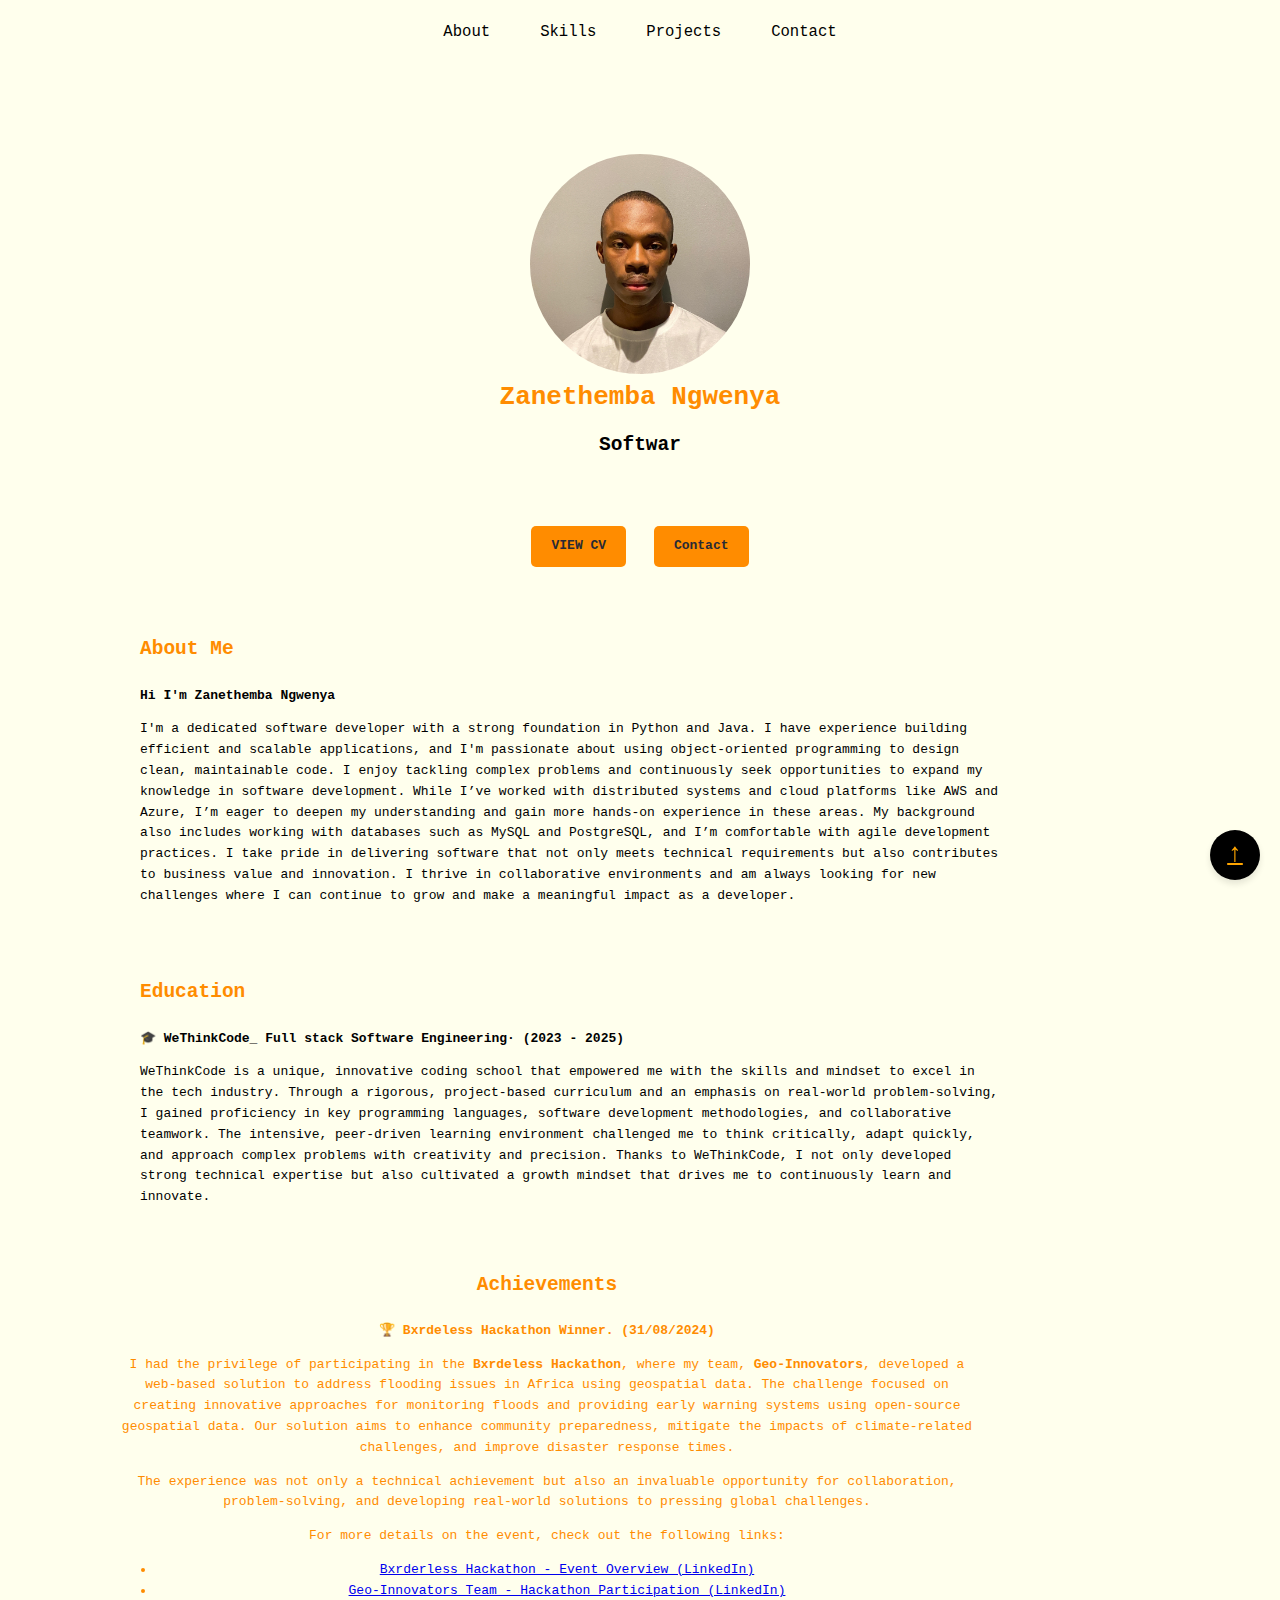
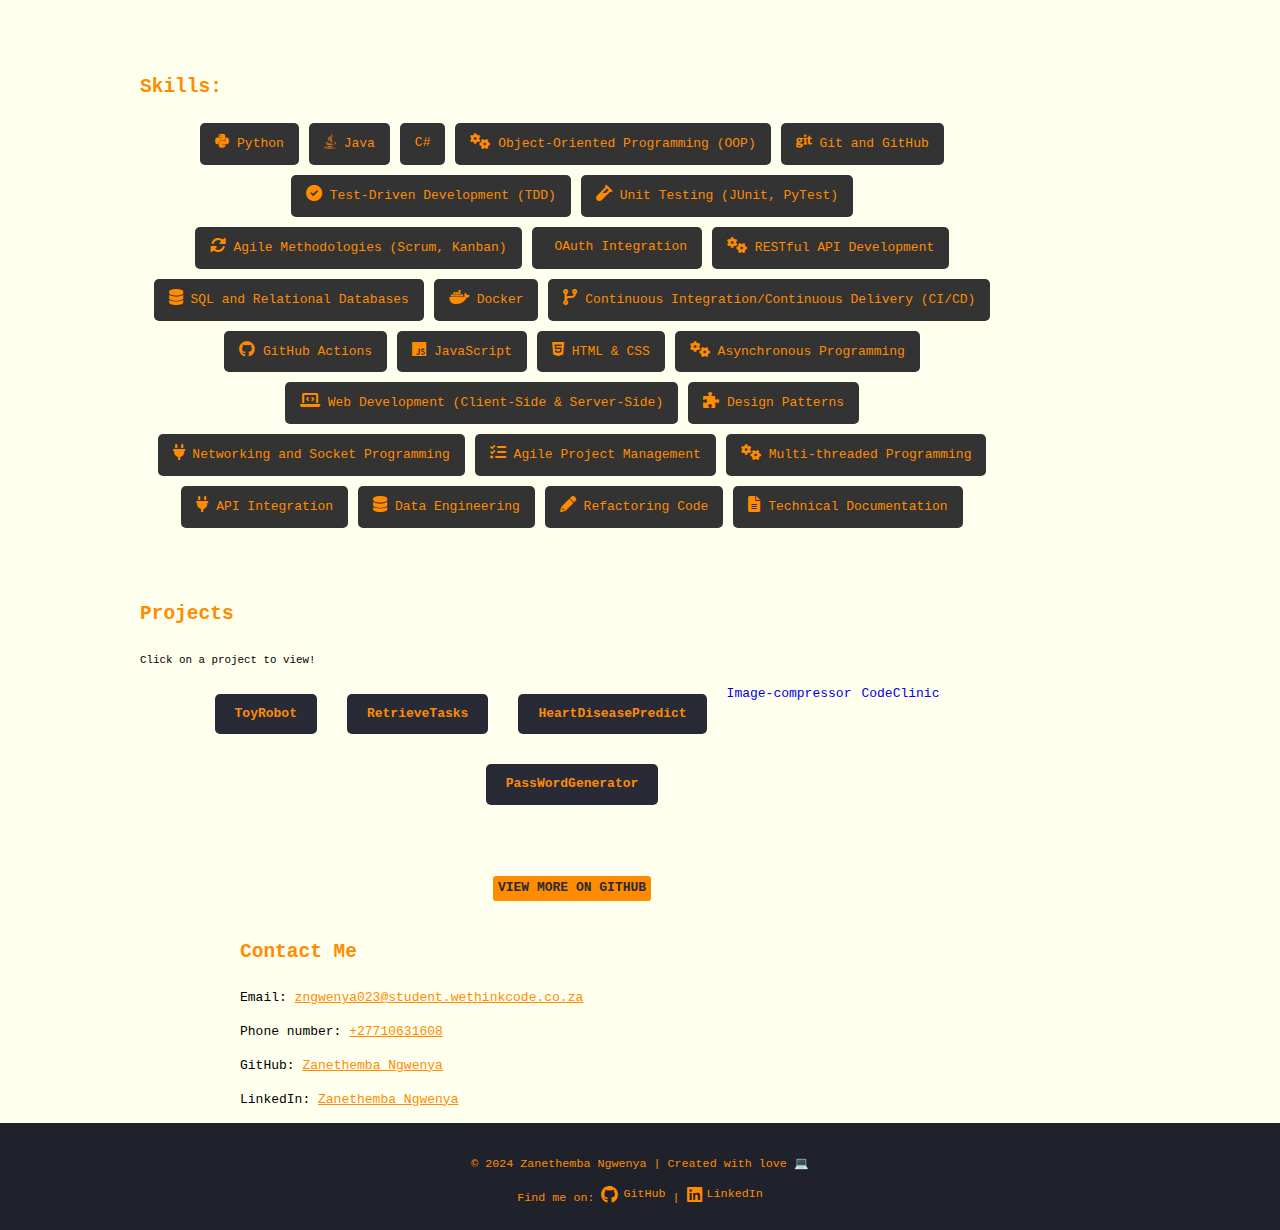
<file: index.html>
<!DOCTYPE html>
<html lang="en">
<head>
    <meta charset="UTF-8">
    <meta name="viewport" content="width=device-width, initial-scale=1.0">
    <meta name="description" content="Portfolio of Zanethemba Ngwenya, Software Developer specializing in Python, Java, Agile, and Web Development.">
    <meta name="keywords" content="Software Developer, Python, Java, Agile, Web Development, GitHub, Portfolio">
    <meta property="og:title" content="Zanethemba Ngwenya - Software Developer Portfolio">
    <meta property="og:description" content="Explore the portfolio of Zanethemba Ngwenya, a passionate software developer with expertise in Python, Java, and modern software development practices.">
    <meta property="og:image" content="url-to-your-image.jpg">
    <meta property="og:url" content="https://yourportfolio.com">
    <meta name="twitter:card" content="summary_large_image">    
    <title>my Portfolio</title>
    <link rel="stylesheet" href="styles.css">
    <link rel="stylesheet" href="https://cdnjs.cloudflare.com/ajax/libs/font-awesome/6.0.0-beta3/css/all.min.css">
</head>
<body>

    <header>
        <nav>
            <ul>
                <li><a href="#about">About</a></li>
                <li><a href="#skills">Skills</a></li>
                <li><a href="#projects">Projects</a></li>
                <li><a href="#contact1">Contact</a></li>
            </ul>
        </nav>
    </header>
    
    
    <section class="intro">
        <img src="my_profile_pic.jpeg" alt="Profile Picture" class="profile-pic">
        <h1>Zanethemba Ngwenya</h1><br>
        <h2 id="sliding-text"></h2><br>
    </section>  

    <div id="quote-container">
        <p id="quote"></p>
    </div>
    

    <section class="intros">
        <a href="Zanethemba_Ngwenya_CV.pdf" class="view-cv" target="_blank">VIEW CV</a>
        <a href="#contact1" class="contact-btn">Contact</a><br><br>
    </section>

    <main>
        <section id="about">
            <br>
            <h2>About Me</h2>

            <p>
                <b>
                    Hi I'm Zanethemba Ngwenya
                </b><br>
            </p>
            
            <p>I'm a dedicated software developer with a strong foundation in Python and Java.
                I have experience building efficient and scalable applications, and I'm passionate about using object-oriented programming to design clean, maintainable code.
                I enjoy tackling complex problems and continuously seek opportunities to expand my knowledge in software development.
                While I’ve worked with distributed systems and cloud platforms like AWS and Azure, I’m eager to deepen my understanding and gain more hands-on experience in these areas.
                My background also includes working with databases such as MySQL and PostgreSQL, and I’m comfortable with agile development practices.
                I take pride in delivering software that not only meets technical requirements but also contributes to business value and innovation.
                I thrive in collaborative environments and am always looking for new challenges where I can continue to grow and make a meaningful impact as a developer.
            </p>
        </section>
        
        <br><br>

        <section id="education">
            <h2>Education</h2>

            <p><strong>
                🎓 WeThinkCode_
                Full stack Software Engineering· (2023 - 2025)
            </strong></p>

                WeThinkCode is a unique, innovative coding school that empowered me with the skills and mindset to excel in the tech industry. Through a rigorous, project-based curriculum and an emphasis on real-world problem-solving, I gained proficiency in key programming languages, software development methodologies, and collaborative teamwork. The intensive, peer-driven learning environment challenged me to think critically, adapt quickly, and approach complex problems with creativity and precision. Thanks to WeThinkCode, I not only developed strong technical expertise but also cultivated a growth mindset that drives me to continuously learn and innovate.
        
        </section>

        <br><br>

        <section id="achievements">
            <h2>Achievements</h2>

            <p><strong>
            🏆 Bxrdeless Hackathon Winner. (31/08/2024)
            </strong></p>
        
            <p>
                I had the privilege of participating in the <strong>Bxrdeless Hackathon</strong>, where my team, 
                <strong>Geo-Innovators</strong>, developed a web-based solution to address flooding issues in Africa using geospatial data. 
                The challenge focused on creating innovative approaches for monitoring floods and providing early warning systems using open-source geospatial data. Our solution aims to enhance community preparedness, mitigate the impacts of climate-related challenges, and improve disaster response times.
            </p>
        
            <p>
                The experience was not only a technical achievement but also an invaluable opportunity for collaboration, problem-solving, and developing real-world solutions to pressing global challenges.
            </p>

            <p>For more details on the event, check out the following links:</p>

            <ul>
                <li>
                    <a href="https://www.linkedin.com/posts/geekulchagk_bxrderlesshack-activity-7237133617880023042-tPbB?utm_source=share&utm_medium=member_desktop" target="_blank">
                        Bxrderless Hackathon - Event Overview (LinkedIn)
                    </a>
                </li>
                <li>
                    <a href="https://www.linkedin.com/posts/bxrderless_bxrderlesshack-innovation-bxrderless-activity-7237481940604379136-65gA?utm_source=share&utm_medium=member_desktop" target="_blank">
                        Geo-Innovators Team - Hackathon Participation (LinkedIn)
                    </a>
                </li>
            </ul>
        </section>

        <br><br>


        <section id="skills">
            <h2>Skills:</h2>
            <ul>
                <li><i class="fab fa-python"></i> Python</li>
                <li><i class="fab fa-java"></i> Java</li>
                <li><i></i> C#</li>
                <li><i class="fas fa-cogs"></i> Object-Oriented Programming (OOP)</li>
                <li><i class="fab fa-git"></i> Git and GitHub</li>
                <li><i class="fas fa-check-circle"></i> Test-Driven Development (TDD)</li>
                <li><i class="fas fa-vial"></i> Unit Testing (JUnit, PyTest)</li>
                <li><i class="fas fa-sync-alt"></i> Agile Methodologies (Scrum, Kanban)</li>
                <li><i class="fab fa-oauth"></i> OAuth Integration</li>
                <li><i class="fas fa-cogs"></i> RESTful API Development</li>
                <li><i class="fas fa-database"></i> SQL and Relational Databases</li>
                <li><i class="fab fa-docker"></i> Docker</li>
                <li><i class="fas fa-code-branch"></i> Continuous Integration/Continuous Delivery (CI/CD)</li>
                <li><i class="fab fa-github"></i> GitHub Actions</li>
                <li><i class="fab fa-js"></i> JavaScript</li>
                <li><i class="fab fa-html5"></i> HTML & CSS</li>
                <li><i class="fas fa-cogs"></i> Asynchronous Programming</li>
                <li><i class="fas fa-laptop-code"></i> Web Development (Client-Side & Server-Side)</li>
                <li><i class="fas fa-puzzle-piece"></i> Design Patterns</li>
                <li><i class="fas fa-plug"></i> Networking and Socket Programming</li>
                <li><i class="fas fa-tasks"></i> Agile Project Management</li>
                <li><i class="fas fa-cogs"></i> Multi-threaded Programming</li>
                <li><i class="fas fa-plug"></i> API Integration</li>
                <li><i class="fas fa-database"></i> Data Engineering</li>
                <li><i class="fas fa-pencil-alt"></i> Refactoring Code</li>
                <li><i class="fas fa-file-alt"></i> Technical Documentation</li>
            </ul>
        </section>

        
        <section id="projects">
            <br><br>

            <h2>Projects</h2>
            <p><small>Click on a project to view!</small></p>
            <ul>
                <li>
                    <a href="https://github.com/ZanethembaN/ToyRobot" target="_blank" class="view-toy-robot">ToyRobot</a><br>
                </li>   

                <li>
                    <a href="https://github.com/ZanethembaN/RetrieveTasks" target="_blank" class="view-retrieve-tasks">RetrieveTasks</a><br>
                </li> 
                
                <li>
                    <a href="https://github.com/ZanethembaN/HeartDiseasePredict" target="_blank" class="view-heart-disease-predict">HeartDiseasePredict</a>
                </li>   

                 <li>
                    <a href="https://github.com/ZanethembaN/Image-compr" target="_blank" class="view-image-compr">Image-compressor</a>
                </li>     

                   <li>
                    <a href="https://github.com/ZanethembaN/CodeClinic" target="_blank" class="view-code-clinic">CodeClinic</a>
                </li>     

                 <li>
                    <a href="https://github.com/ZanethembaN/PassWordGenerator" target="_blank" class="view-password-generator">PassWordGenerator</a>
                </li>                

            </ul>

            <br>
            <div class="view-more-container">
                <a href="https://github.com/ZanethembaN?tab=repositories" class="view-more-link" target="_blank">VIEW MORE ON GITHUB</a>
              </div>
            
        </section>


        <section id="contact1">
        
            <h2>Contact Me</h2>
        
            <div id="contact">
                <p>Email: <a href="mailto:zngwenya023@student.wethinkcode.co.za">zngwenya023@student.wethinkcode.co.za</a></p>
                <p>Phone number: <a href="tel:+27710631608">+27710631608</a></p>
                <p>GitHub: <a href="https://github.com/ZanethembaN" target="_blank">Zanethemba Ngwenya</a></p>
                <p>LinkedIn: <a href="https://www.linkedin.com/in/zanethemba-ngwenya/" target="_blank">Zanethemba Ngwenya</a></p>
            </div>        
        </section>
        
        <a href="#top" class="back-to-top">&#8593;</a>

    </main>

    <footer>
    <p>© 2024 Zanethemba Ngwenya | Created with love 💻</p>
    <p>Find me on: 
        <a href="https://github.com/ZanethembaN" target="_blank">
            <i class="fab fa-github"></i> GitHub
        </a> | 
        <a href="https://linkedin.com/in/zanethemba-ngwenya" target="_blank">
            <i class="fab fa-linkedin"></i> LinkedIn
        </a>
    </p>
</footer>


    <script src="script.js"></script>
</body>
</html>
</file>
<file: styles.css>
html, body {
  margin: 0;
  padding: 0;
  overflow-x: hidden; 
  width: 100%;
  scroll-behavior: smooth;
}

body {
    margin: 0;
    padding: 0;
    background-color: #FFFFED;
    font-family: monospace;
    color:  #ff8c00;
    line-height: 1.6;
    display: flex;
    flex-direction: column;
    justify-content: center; 
    align-items: center;
    min-height: 100vh; 
    text-align: center;
}
  
header {
    padding: 10px 0;
    width: 100%;
}
  
nav ul {
    list-style-type: none;
    margin: 0;
    padding: 0;
    display: flex;
    justify-content: center; 
    gap: 20px;
}
  
nav ul li {
    padding: 10px 15px;
    font-size: 1.2em;
    color:  black;
    transition: color 0.3s, background-color 0.3s;
}
  
nav ul li a {
    color: inherit;
    text-decoration: none;
}
  
nav ul li:hover {
    color: orange;
    text-decoration: underline; 
    border-radius: 5px;
}

button:hover {
  background-color:  #282a35;  
  color: #ff8c00;
  transform: scale(1.05); 
}

section {
    margin-top: 20px;
    padding: 0 15px;
    width: 80%; 
    max-width: 1000px; 
}

/* Adjust "About Me" section for mobile */
#about, #education, #skills, #projects, #contact1 {
    color: black;
    padding-left: 20px;
    padding-right: 20px; /* Add padding on the right for balance */
    text-align: left; /* Align text to the left */
    margin: 0 auto; /* Center align the content */
}

/* Adjust sections' padding for larger screens */
@media (min-width: 768px) {
  #about, #education, #skills, #projects, #contact1 {
      padding-left: 40px;
      padding-right: 40px; /* Ensure padding is equal on both sides */
  }
}

#about, #education, #skills, #projects {
    margin-left: 0; /* Remove any unnecessary margin */
    margin-right: 0; /* Remove any unnecessary margin */
}

/* Profile picture */
.profile-pic {
    width: 220px;
    height: 220px;
    border-radius: 50%;
    object-fit: cover;
    position: relative;
    margin-top: -11px; 
}

.intro {
    position: relative;
    text-align: center;
    padding-top: 80px;
}

.intro h1 {
    font-size: 2em; 
    font-weight: bold; 
    color:   #ff8c00;
    margin: 0; 
    line-height: 1.2; 
}

.intro h2 {
    font-weight: bold;
    color: black; 
    margin: 0; 
    line-height: 1.2; 
}

section h2 {
    color:  #ff8c00;
    font-size: 1.5em;
    padding-bottom: 5px;
    margin-bottom: 15px;
}

/* Adjusting margins and padding for smaller screens */
@media (max-width: 768px) {
  section {
      width: 90%; /* Make sections slightly narrower on smaller screens */
      margin: 0 auto; /* Center content */
  }

  #about, #education, #skills, #projects, #contact1 {
      margin-left: 0;
      margin-right: 0;
      padding-left: 15px; /* Slightly reduce padding for mobile */
      padding-right: 15px; /* Add some padding to avoid content being too tight */
  }

  section h2 {
      font-size: 1.3em;
  }

  .intro h1 {
      font-size: 1.5em;
  }

  #skills ul li,
  #projects ul li {
      flex: 1 1 100%;
      text-align: center;
  }

  .view-more-link {
      margin-top: 20px; /* Ensure spacing is correct */
  }
}

#skills ul,
#projects ul {
    display: flex;
    flex-wrap: wrap;
    gap: 10px;
    padding: 0;
    list-style: none;
    justify-content: center; 
}

#skills ul li {
    padding: 10px 15px;
    font-size: 1em;
    color:  #ff8c00;
    background-color: #333;
    border-radius: 5px;
    transition: background-color 0.3s, transform 0.2s;
}

#projects ul li {
    /* padding: 10px 15px; */
    font-size: 1em;
    color: #ff8c00; /* Text color matches "Skills" */
    /* border-radius: 5px; */
    transition: background-color 0.3s, transform 0.2s;
    max-width: 250px; 
    text-align: center; 
}

#projects ul li:hover {
    /* background-color: #ff8c00; */
    /* color: #282a35; */
    transform: scale(1.05); 
}

#projects ul li a {
    text-decoration: none;
    /* color: inherit; */
}

#projects ul li a:hover {
    text-decoration: underline;
}

footer {
    text-align: center;
    padding: 20px;
    background-color: #1f212b;
    color:  #ff8c00;
    font-size: 0.9em;
    width: 100%;
}

footer a {
    color:  #ff8c00;
    text-decoration: underline;
}

footer a:hover {
    color:  #ff8c00;
}

.view-more-link, .contact-btn, .view-cv {
  background-color: #ff8c00;
  color: #282a35;
  padding: 10px 20px;
  border: none;
  border-radius: 5px;
  font-weight: bold;
  font-size: 1em;
  cursor: pointer;
  text-decoration: none;
  display: inline-block;
  transition: background-color 0.3s, color 0.3s, transform 0.2s ease-in-out;
  margin: 10px;
}

.view-more-link:hover, .contact-btn:hover, .view-cv:hover, .view-toy-robot:hover, .view-password-generator:hover, .view-heart-disease-predict:hover
, .view-retrieve-tasks:hover, .view-image-compr:hover, .view-code-clinic:hover{
  background-color: #282a35;
  color: #ff8c00;
  transform: scale(1.05);
}

.view-toy-robot, .view-password-generator, .view-heart-disease-predict, .view-retrieve-tasks, view-image-compr, view-code-clinic {
  padding: 10px 20px;
  border: none;
  border-radius: 5px;
  font-weight: bold;
  font-size: 1em;
  cursor: pointer;
  text-decoration: none;
  display: inline-block;
  transition: background-color 0.3s, color 0.3s, transform 0.2s ease-in-out;
  margin: 10px;
  background-color: #282a35;
  color: #ff8c00;
}

/* Adjust contact section for mobile */
#contact a {
  color: #ff8c00;
  text-decoration: underline;
}

#contact a:hover {
  color: #ff8c00;
  text-decoration: none;
}

/* Contact Me section alignment */
#contact1 {
  color: black;
  padding-left: 20px;
  margin-left: 0; 
}

/* Media Query for larger devices */
@media (min-width: 768px) {
  #contact1 {
    padding-left: 40px;
    margin: 0 auto;
    max-width: 800px; 
  }
}

.back-to-top {
  position: fixed;
  bottom: 20px;
  right: 20px;
  width: 50px; 
  height: 50px; 
  background-color: black; 
  color: orange;  
  display: flex;
  justify-content: center; 
  align-items: center; 
  border-radius: 50%;
  font-size: 2em; 
  text-align: center;
  box-shadow: 0 4px 6px rgba(0, 0, 0, 0.1); 
  cursor: pointer;
  transition: transform 0.3s ease;
}

.back-to-top:hover {
  transform: scale(1.1); 
}

.back-to-top a {
  color: #ff8c00;
  text-decoration: none;
}

.view-more-container {
  margin-top: 20px;
  text-align: center; 
  padding: 20px 0;
}

.view-more-link {
  background-color: #ff8c00;
  color: #282a35;
  padding: 7px 10px;
  border: none;
  border-radius: 3px;
  font-weight: bold;
  font-size: 1.2em;
  cursor: pointer;
  text-decoration: none;
  display: inline-block;
  transition: background-color 0.3s, color 0.3s, transform 0.2s ease-in-out;
  margin: 0 auto; 
}

.view-more-link:hover {
  background-color: #282a35;
  color: #ff8c00;
  transform: scale(1.05);
}

@media (min-width: 768px) {
  .view-more-container {
      text-align: center; 
      margin-top: 7px; 
  }
  .view-more-link {
      font-size: 1em;
      padding: 2px 5px; 
  }
}

footer a {
  color: #ff8c00;
  text-decoration: none;
  font-size: 1em;
  transition: color 0.3s;
  display: inline-flex;
  align-items: center;
  gap: 5px;
}

footer a i {
  font-size: 1.2em;
}

footer a:hover {
  color: #ff8c00;
  transform: scale(1.1);
}
</file>
